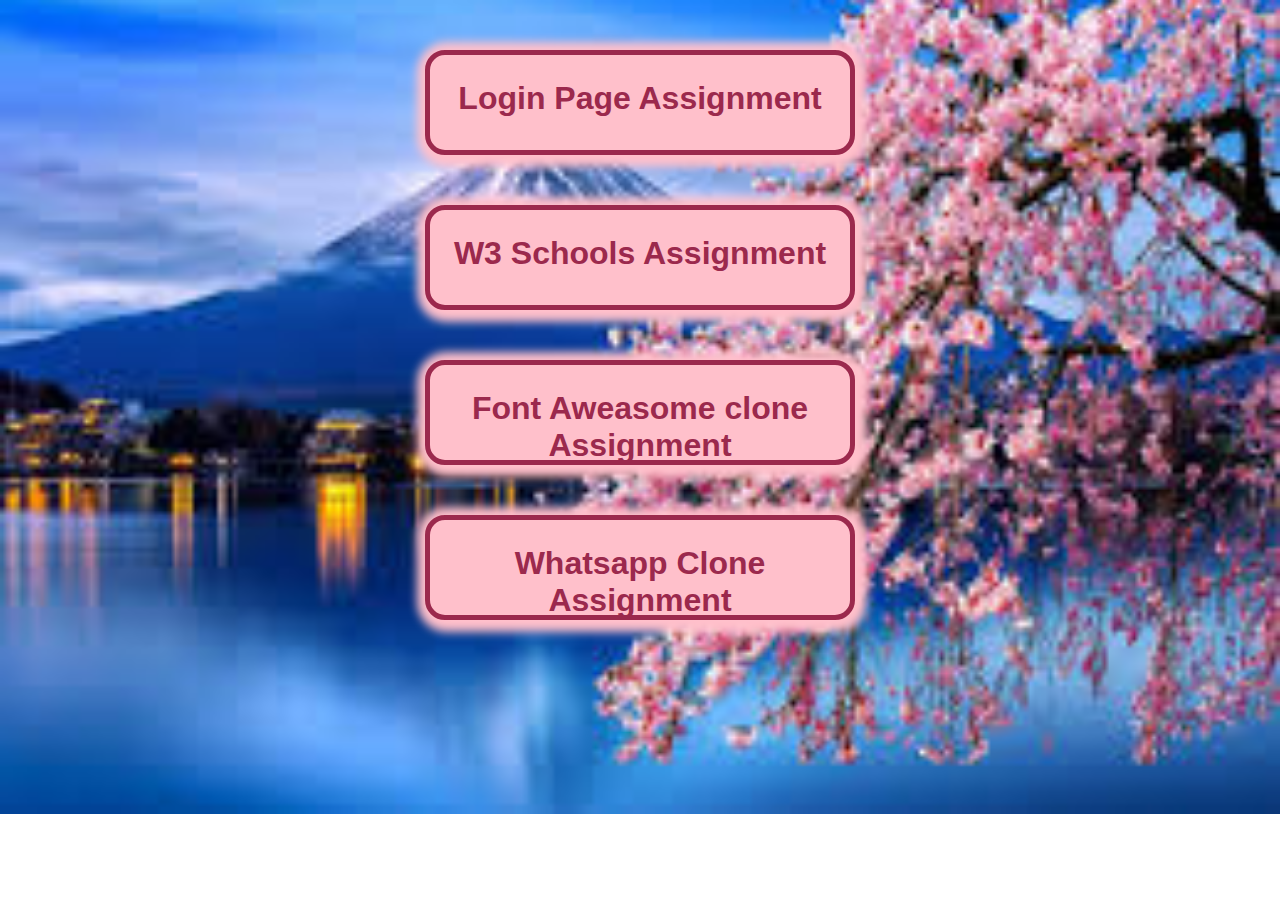
<file: index.html>
<!DOCTYPE html>
<html lang="en">
<head>
    <meta charset="UTF-8">
    <meta name="viewport" content="width=device-width, initial-scale=1.0">
    <title>CLASS 20 TASKS</title>
    <link rel="shortcut icon" href="images/logo.png" type="image/x-icon">
    <link rel="stylesheet" href="style.css">
</head>
<body>
    <a href="login assignment/index.html"><h1>Login Page Assignment</h1></a>
    <a href="w3 schools clone/index.html"><h1>W3 Schools Assignment</h1></a>
    <a href="font awesome clone/index.html"><h1>Font Aweasome clone Assignment</h1></a>
    <a href="whatsapp clone/index.html"><h1>Whatsapp Clone Assignment</h1></a>
    
</body>
</html>
</file>
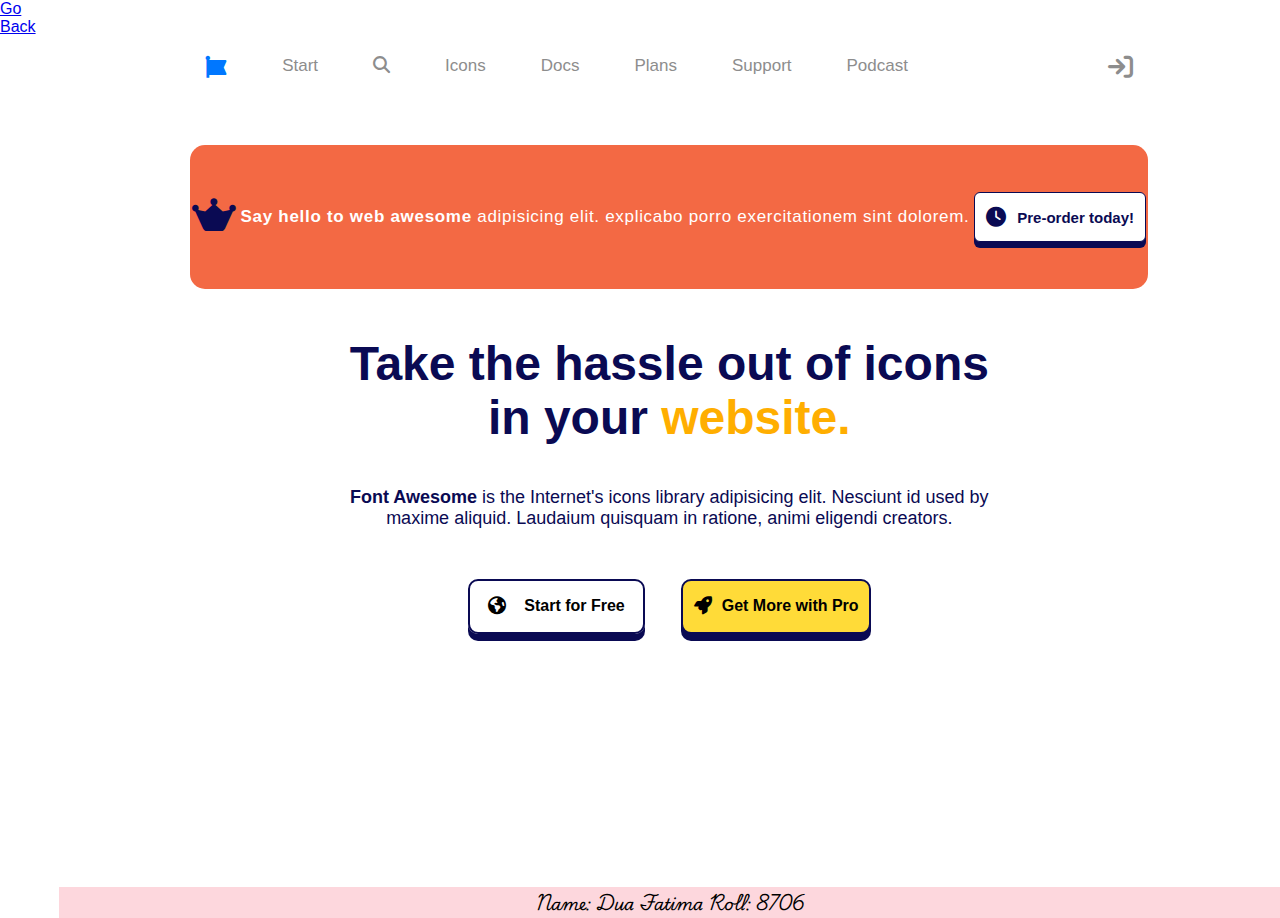
<file: font awesome clone/index.html>
<!DOCTYPE html>
<html lang="en">
  <head>
    <link rel="icon" href="fonawesome.png" />
    <meta charset="UTF-8" />
    <meta name="viewport" content="width=device-width, initial-scale=1.0" />
    <title>Font Awesome</title>
    <link
      rel="stylesheet"
      href="https://cdnjs.cloudflare.com/ajax/libs/font-awesome/6.5.2/css/all.min.css"/>
      <link rel="preconnect" href="https://fonts.googleapis.com">
<link rel="preconnect" href="https://fonts.gstatic.com" crossorigin>
<link href="https://fonts.googleapis.com/css2?family=Dancing+Script:wght@400..700&family=EB+Garamond:ital,wght@0,400..800;1,400..800&family=Playwrite+CA:wght@100..400&display=swap" rel="stylesheet">
<link rel="shortcut icon" href="img/images.png" type="image/x-icon">
<link rel="stylesheet" href="style.css">
</head>
  <body>
    <a href="../index1.html">Go Back</a>
    <div class="main">
      <nav>
        <ul>
          <li><i class="fa-solid fa-font-awesome flag"></i></li>
          <li>Start</li>
          <li><i class="fa-solid fa-magnifying-glass"></i></li>
          <li>Icons</li>
          <li>Docs</li>
          <li>Plans</li>
          <li>Support</li>
          <li>Podcast</li>
        </ul>
        <div class="logo">
          <i class="fa-solid fa-arrow-right-to-bracket"></i>
        </div>
      </nav>

      <div class="box">
        <span class="king-logo"><i class="fa-brands fa-web-awesome"></i></span>
        <p>
          <b>Say hello to web awesome </b> adipisicing elit. explicabo porro
          exercitationem sint dolorem.
        </p>
        <div class="ord-btn">
          <i class="fa-solid fa-clock"></i>
          <p>Pre-order today!</p>
        </div>
      </div>

      <div class="content">
        <h1>
          Take the hassle out of icons <br />
          in your <span class="yello">website.</span>
        </h1>
        <p>
          <b> Font Awesome </b> is the Internet's icons library adipisicing
          elit. Nesciunt id used by <br />
          maxime aliquid. Laudaium quisquam in ratione, animi eligendi creators.
        </p>
        <div class="both">
          <div class="left">
            <i class="fa-solid fa-earth-americas"></i>
            <p>Start for Free</p>
          </div>
          <div class="right">
            <i class="fa-solid fa-rocket"></i>
            <p>Get More with Pro</p>
          </div>
        </div>
      </div>
    <br>
    <center>
    <nav>
        <div class="footer">
            Name: Dua Fatima 
            Roll: 8706
        </div>

    </nav>

    </div>
    <br>

  </body>
</html>
</file>
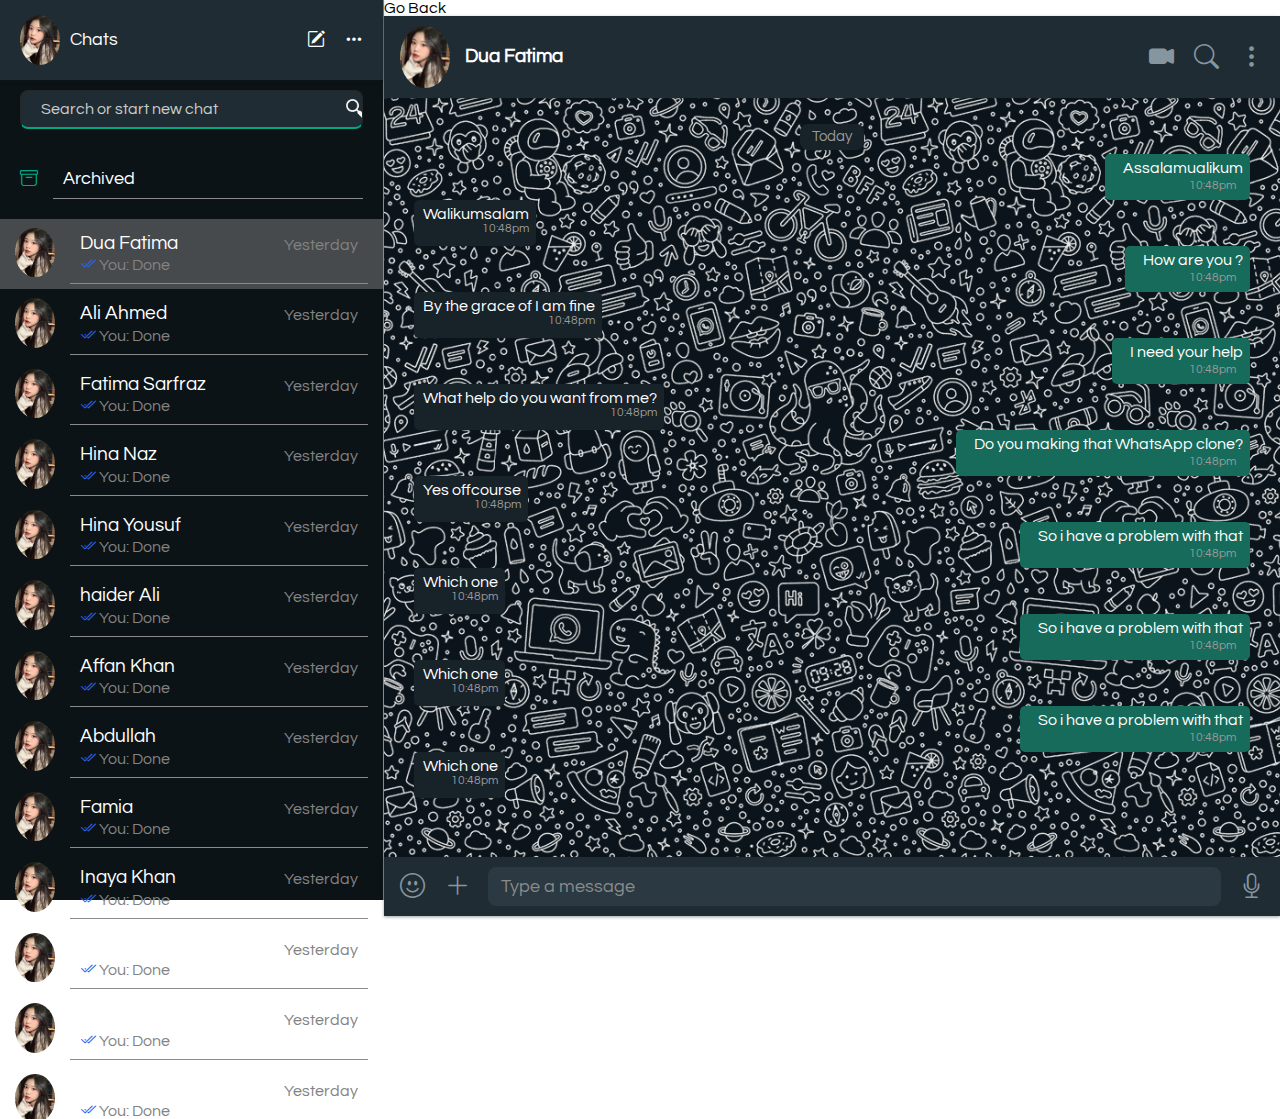
<file: whatsapp clone/index.html>
<!DOCTYPE html>
<html>
  <head>
    <meta charset="utf-8" />
    <meta http-equiv="X-UA-Compatible" content="IE=edge" />
    <title>WhatsApp</title>
    <meta name="viewport" content="width=device-width, initial-scale=1" />
    <link rel="stylesheet" type="text/css" media="screen" href="style.css" />
    <!-- BootStrap icon -->
    <link
      rel="stylesheet"
      href="https://cdn.jsdelivr.net/npm/bootstrap-icons@1.11.3/font/bootstrap-icons.min.css"
    />

    <!-- Favicon -->
    <link rel="shortcut icon" href="img/favicon.png" type="image/x-icon" />
  </head>
  <body>
    <a href="../index.html">Go Back</a>
    <aside class="left-bar">
      <div class="left-side-header">
        <div class="side-image">
          <img src="img/images.jpg" alt="Avatar" />
          <span class="side-header-content">Chats</span>
        </div>
        <div class="head-icons">
          <i class="bi bi-pencil-square"></i>
          <i class="bi bi-three-dots"></i>
        </div>
      </div>
      <div class="search-bar">
        <input type="search" placeholder="Search or start new chat" />
      </div>
      <div class="archive">
        <i class="bi bi-archive arcive-icon"></i>
        <span>Archived</span>
      </div>
      <div class="chat-parent">
        <div class="chats active">
          <div class="chat-img">
            <img src="img/images.jpg" alt="Avatar" />
          </div>
          <div class="chat-detail">
            <div class="chat-heading">
              <h3>Dua Fatima</h3>
              <p>Yesterday</p>
            </div>
            <span><i class="bi bi-check2-all"></i> You: Done</span>
          </div>
        </div>
        <div class="chats">
          <div class="chat-img">
            <img src="img/images.jpg" alt="Avatar" />
          </div>
          <div class="chat-detail">
            <div class="chat-heading">
              <h3>Ali Ahmed</h3>
              <p>Yesterday</p>
            </div>
            <span><i class="bi bi-check2-all"></i> You: Done</span>
          </div>
        </div>
        <div class="chats">
          <div class="chat-img">
            <img src="img/images.jpg" alt="Avatar" />
          </div>
          <div class="chat-detail">
            <div class="chat-heading">
              <h3>Fatima Sarfraz</h3>
              <p>Yesterday</p>
            </div>
            <span><i class="bi bi-check2-all"></i> You: Done</span>
          </div>
        </div>
        <div class="chats">
          <div class="chat-img">
            <img src="img/images.jpg" alt="Avatar" />
          </div>
          <div class="chat-detail">
            <div class="chat-heading">
              <h3>Hina Naz</h3>
              <p>Yesterday</p>
            </div>
            <span><i class="bi bi-check2-all"></i> You: Done</span>
          </div>
        </div>
        <div class="chats">
          <div class="chat-img">
            <img src="img/images.jpg" alt="Avatar" />
          </div>
          <div class="chat-detail">
            <div class="chat-heading">
              <h3>Hina Yousuf</h3>
              <p>Yesterday</p>
            </div>
            <span><i class="bi bi-check2-all"></i> You: Done</span>
          </div>
        </div>
        <div class="chats">
          <div class="chat-img">
            <img src="img/images.jpg" alt="Avatar" />
          </div>
          <div class="chat-detail">
            <div class="chat-heading">
              <h3>haider Ali</h3>
              <p>Yesterday</p>
            </div>
            <span><i class="bi bi-check2-all"></i> You: Done</span>
          </div>
        </div>
        <div class="chats">
          <div class="chat-img">
            <img src="img/images.jpg" alt="Avatar" />
          </div>
          <div class="chat-detail">
            <div class="chat-heading">
              <h3>Affan Khan</h3>
              <p>Yesterday</p>
            </div>
            <span><i class="bi bi-check2-all"></i> You: Done</span>
          </div>
        </div>
        <div class="chats">
          <div class="chat-img">
            <img src="img/images.jpg" alt="Avatar" />
          </div>
          <div class="chat-detail">
            <div class="chat-heading">
              <h3>Abdullah</h3>
              <p>Yesterday</p>
            </div>
            <span><i class="bi bi-check2-all"></i> You: Done</span>
          </div>
        </div>
        <div class="chats">
          <div class="chat-img">
            <img src="img/images.jpg" alt="Avatar" />
          </div>
          <div class="chat-detail">
            <div class="chat-heading">
              <h3>Famia</h3>
              <p>Yesterday</p>
            </div>
            <span><i class="bi bi-check2-all"></i> You: Done</span>
          </div>
        </div>
        <div class="chats">
          <div class="chat-img">
            <img src="img/images.jpg" alt="Avatar" />
          </div>
          <div class="chat-detail">
            <div class="chat-heading">
              <h3>Inaya Khan</h3>
              <p>Yesterday</p>
            </div>
            <span><i class="bi bi-check2-all"></i> You: Done</span>
          </div>
        </div>
        <div class="chats">
          <div class="chat-img">
            <img src="img/images.jpg" alt="Avatar" />
          </div>
          <div class="chat-detail">
            <div class="chat-heading">
              <h3>Fahad Khan</h3>
              <p>Yesterday</p>
            </div>
            <span><i class="bi bi-check2-all"></i> You: Done</span>
          </div>
        </div>
        <div class="chats">
          <div class="chat-img">
            <img src="img/images.jpg" alt="Avatar" />
          </div>
          <div class="chat-detail">
            <div class="chat-heading">
              <h3>M. Shayan</h3>
              <p>Yesterday</p>
            </div>
            <span><i class="bi bi-check2-all"></i> You: Done</span>
          </div>
        </div>
        <div class="chats">
          <div class="chat-img">
            <img src="img/images.jpg" alt="Avatar" />
          </div>
          <div class="chat-detail">
            <div class="chat-heading">
              <h3>M. Umer                                          </h3>
              <p>Yesterday</p>
            </div>
            <span><i class="bi bi-check2-all"></i> You: Done</span>
          </div>
        </div>
        <div class="chats">
          <div class="chat-img">
            <img src="img/images.jpg" alt="Avatar" />
          </div>
          <div class="chat-detail">
            <div class="chat-heading">
              <h3>Abeeh</h3>
              <p>Yesterday</p>
            </div>
            <span><i class="bi bi-check2-all"></i> You: Done</span>
          </div>
        </div>
        <div class="chats">
          <div class="chat-img">
            <img src="img/images.jpg" alt="Avatar" />
          </div>
          <div class="chat-detail">
            <div class="chat-heading">
              <h3>Arshan</h3>
              <p>Yesterday</p>
            </div>
            <span><i class="bi bi-check2-all"></i> You: Done</span>
          </div>
        </div>
        <div class="chats">
          <div class="chat-img">
            <img src="img/images.jpg" alt="Avatar" />
          </div>
          <div class="chat-detail">
            <div class="chat-heading">
              <h3>Ahemd Shah</h3>
              <p>Yesterday</p>
            </div>
            <span><i class="bi bi-check2-all"></i> You: Done</span>
          </div>
        </div>
        <div class="chats">
          <div class="chat-img">
            <img src="img/images.jpg" alt="Avatar" />
          </div>
          <div class="chat-detail">
            <div class="chat-heading">
              <h3>Sofaia</h3>
              <p>Yesterday</p>
            </div>
            <span><i class="bi bi-check2-all"></i> You: Done</span>
          </div>
        </div>
        <div class="chats">
          <div class="chat-img">
            <img src="img/images.jpg" alt="Avatar" />
          </div>
          <div class="chat-detail">
            <div class="chat-heading">
              <h3>Busraha</h3>
              <p>Yesterday</p>
            </div>
            <span><i class="bi bi-check2-all"></i> You: Done</span>
          </div>
        </div>
        <div class="chats">
          <div class="chat-img">
            <img src="img/images.jpg" alt="Avatar" />
          </div>
          <div class="chat-detail">
            <div class="chat-heading">
              <h3>Nome Shah</h3>
              <p>Yesterday</p>
            </div>
            <span><i class="bi bi-check2-all"></i> You: Done</span>
          </div>
        </div>
        <div class="chats">
          <div class="chat-img">
            <img src="img/images.jpg" alt="Avatar" />
          </div>
          <div class="chat-detail">
            <div class="chat-heading">
              <h3>Shazaed</h3>
              <p>Yesterday</p>
            </div>
            <span><i class="bi bi-check2-all"></i> You: Done</span>
          </div>
        </div>
        <div class="chats">
          <div class="chat-img">
            <img src="img/images.jpg" alt="Avatar" />
          </div>
          <div class="chat-detail">
            <div class="chat-heading">
              <h3>Bisma</h3>
              <p>Yesterday</p>
            </div>
            <span><i class="bi bi-check2-all"></i> You: Done</span>
          </div>
        </div>
        <div class="chats">
          <div class="chat-img">
            <img src="img/images.jpg" alt="Avatar" />
          </div>
          <div class="chat-detail">
            <div class="chat-heading">
              <h3>Muneeb</h3>
              <p>Yesterday</p>
            </div>
            <span><i class="bi bi-check2-all"></i> You: Done</span>
          </div>
        </div>
        <div class="chats">
          <div class="chat-img">
            <img src="img/images.jpg" alt="Avatar" />
          </div>
          <div class="chat-detail">
            <div class="chat-heading">
              <h3>Saad</h3>
              <p>Yesterday</p>
            </div>
            <span><i class="bi bi-check2-all"></i> You: Done</span>
          </div>
        </div>
        <div class="chats">
          <div class="chat-img">
            <img src="img/images.jpg" alt="Avatar" />
          </div>
          <div class="chat-detail">
            <div class="chat-heading">
              <h3>Aroob</h3>
              <p>Yesterday</p>
            </div>
            <span><i class="bi bi-check2-all"></i> You: Done</span>
          </div>
        </div>
        <div class="chats">
          <div class="chat-img">
            <img src="img/images.jpg" alt="Avatar" />
          </div>
          <div class="chat-detail">
            <div class="chat-heading">
              <h3>Ayseha</h3>
              <p>Yesterday</p>
            </div>
            <span><i class="bi bi-check2-all"></i> You: Done</span>
          </div>
        </div>
      </div>
    </aside>
    <aside class="right-bar">
      <div class="container">
        <div class="container-header">
          <div class="profile">
            <img src="img/images.jpg" alt="Avatar" />
            <h3>Dua Fatima</h3>
          </div>
          <div class="right-side-icons">
            <i class="bi bi-camera-video-fill"></i>
            <i class="bi bi-search"></i>
            <i class="bi bi-three-dots-vertical"></i>
          </div>
        </div>
        <div class="chat">
          <div class="chating">
            <div class="day">
              <span>Today</span>
            </div>
            <div class="messages">
              <div class="right-side-message">
                <span class="background-send">
                  <span class="send"
                    >Assalamualikum <br />
                    <span class="time-send">10:48pm</span>
                  </span>
                </span>
              </div>
              <div class="left-side-message">
                <span class="background-recive">
                  <span class="recive"
                    >Walikumsalam <br />
                    <p class="time-recive">10:48pm</p>
                  </span>
                </span>
              </div>
              <div class="right-side-message">
                <span class="background-send">
                  <span class="send"
                    >How are you ? <br />
                    <span class="time-send">10:48pm</span>
                  </span>
                </span>
              </div>
              <div class="left-side-message">
                <span class="background-recive">
                  <span class="recive"
                    >By the grace of I am fine <br />
                    <p class="time-recive">10:48pm</p>
                  </span>
                </span>
              </div>
              <div class="right-side-message">
                <span class="background-send">
                  <span class="send"
                    >I need your help <br />
                    <span class="time-send">10:48pm</span>
                  </span>
                </span>
              </div>
              <div class="left-side-message">
                <span class="background-recive">
                  <span class="recive"
                    >What help do you want from me? <br />
                    <p class="time-recive">10:48pm</p>
                  </span>
                </span>
              </div>
              <div class="right-side-message">
                <span class="background-send">
                  <span class="send">
                    Do you making that WhatsApp clone?<br />
                    <span class="time-send">10:48pm</span>
                  </span>
                </span>
              </div>
              <div class="left-side-message">
                <span class="background-recive">
                  <span class="recive"
                    >Yes offcourse<br />
                    <p class="time-recive">10:48pm</p>
                  </span>
                </span>
              </div>
              <div class="right-side-message">
                <span class="background-send">
                  <span class="send"
                    >So i have a problem with that<br />
                    <span class="time-send">10:48pm</span>
                  </span>
                </span>
              </div>
              <div class="left-side-message">
                <span class="background-recive">
                  <span class="recive"
                    >Which one<br />
                    <p class="time-recive">10:48pm</p>
                  </span>
                </span>
              </div>
              <div class="right-side-message">
                <span class="background-send">
                  <span class="send"
                    >So i have a problem with that<br />
                    <span class="time-send">10:48pm</span>
                  </span>
                </span>
              </div>
              <div class="left-side-message">
                <span class="background-recive">
                  <span class="recive"
                    >Which one<br />
                    <p class="time-recive">10:48pm</p>
                  </span>
                </span>
              </div>
              <div class="right-side-message">
                <span class="background-send">
                  <span class="send"
                    >So i have a problem with that<br />
                    <span class="time-send">10:48pm</span>
                  </span>
                </span>
              </div>
              <div class="left-side-message">
                <span class="background-recive">
                  <span class="recive"
                    >Which one<br />
                    <p class="time-recive">10:48pm</p>
                  </span>
                </span>
              </div>
            </div>
          </div>
        </div>
        <div class="container-bottom">
          <div class="plus-emoji">
            <i class="bi bi-emoji-smile"></i>
            <i class="bi bi-plus-lg"></i>
          </div>
          <div class="typing">
            <input type="text" placeholder="Type a message" />
          </div>
          <div class="mic">
            <i class="bi bi-mic fill"></i>
          </div>
        </div>
      </div>
    </aside>
  </body>
</html>
</file>
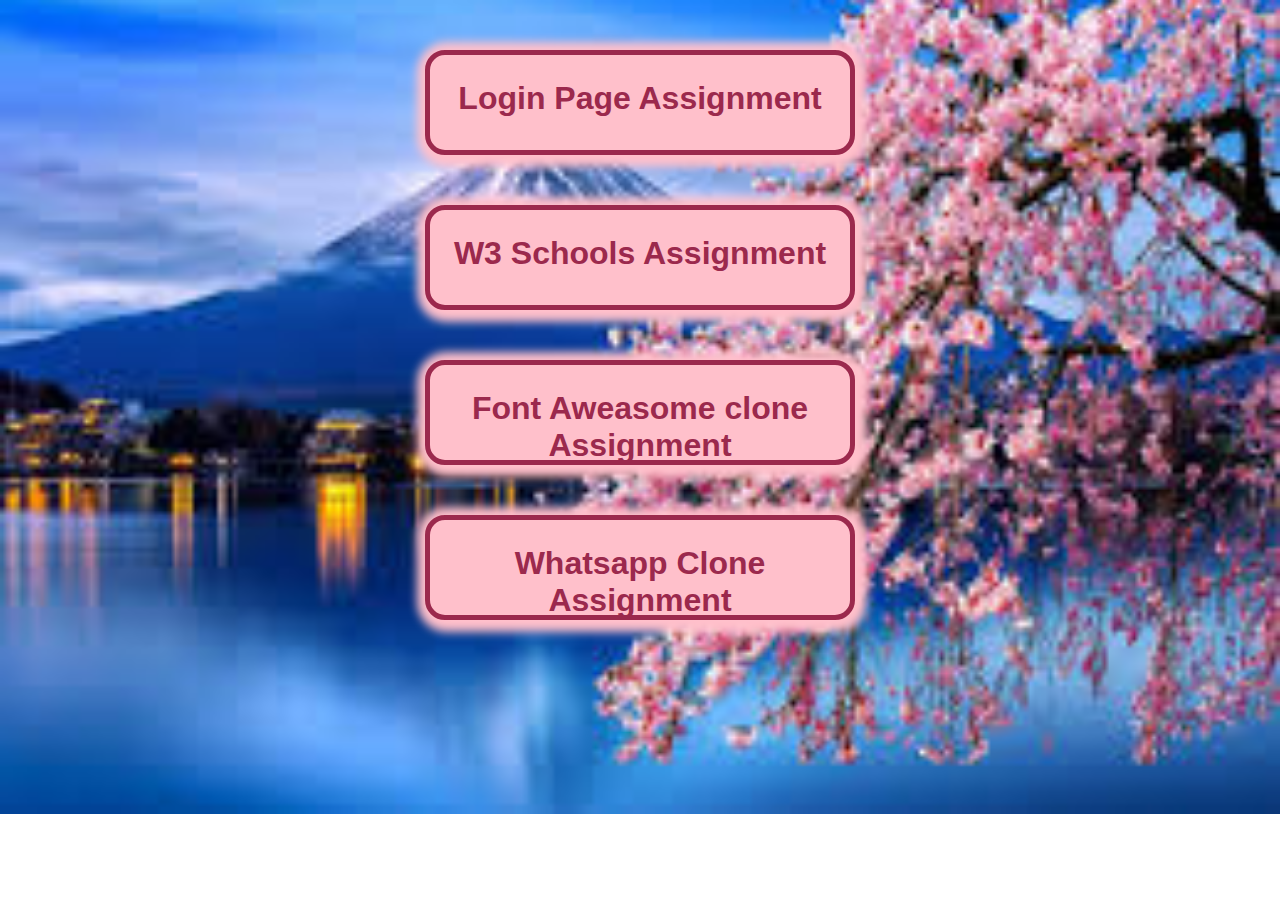
<file: index1.html>
<!DOCTYPE html>
<html lang="en">
<head>
    <meta charset="UTF-8">
    <meta name="viewport" content="width=device-width, initial-scale=1.0">
    <title>CLASS 20 TASKS</title>
    <link rel="shortcut icon" href="images/logo.png" type="image/x-icon">
    <link rel="stylesheet" href="style1.css">
</head>
<body>
    <a href="login assignment/index.html"><h1>Login Page Assignment</h1></a>
    <a href="w3 schools clone/index.html"><h1>W3 Schools Assignment</h1></a>
    <a href="font awesome clone/index.html"><h1>Font Aweasome clone Assignment</h1></a>
    <a href="whatsapp clone/index.html"><h1>Whatsapp Clone Assignment</h1></a>
    
</body>
</html>
</file>
<file: style.css>
*{
    font-family: Arial, Helvetica, sans-serif;
}
h1{
    border: 2px solid;
    margin: 50px auto;
    width: 420px;
    text-align: center;
    border-radius: 20px;
    height: 70px;
    padding-top: 25px;
    background-color: pink;
    color: #9B294D;
    border: 5px solid #9B294D;
    box-shadow: 2px 2px 10px 10px pink;
}

body{
    background-image: url([data-uri]);
    background-position: center;
    background-repeat: no-repeat;
    background-size: cover;
}
h1:hover{
    cursor:pointer;
    background-color: #88a0eb;
    color: #4493d9;
    border: 5px solid #241b55;
    box-shadow: 2px 2px 10px 10px #8875f0;
}
a{
    text-decoration: none;
    color: #6dcf77;
}
</file>
<file: font awesome clone/style.css>
.footer{
    font-family: "Playwrite CA", cursive;
    background-color: rgba(247, 99, 124, 0.26);
    align-items: center;
    font-language-override: normal;
}
.footer:hover{
    box-shadow: 0 17px 15px pink, 0 18px 16px rgb(252, 20, 59);
background-color: rgb(226, 129, 129);

}
* {
margin: 0;
padding: 0;
box-sizing: border-box;
font-family: sans-serif;
background-image: url(https://fontawesome.com/images/pro-upgrade-bg.svg);
background: no-repeat;
}

body {
display: flex;
}

.main {
height: 100vh;
width: 100%;
}

.main > nav {
display: flex;
width: 85%;
height: 15vh;
margin: 0 auto;
justify-content: space-between;
align-items: center;
}

.main > nav > ul {
display: flex;
}

.main > nav > ul > li {
list-style: none;
font-size: 17px;
cursor: pointer;
margin-left: 55px;
color: #8d8d8d;
}

.main > nav > ul > li:hover {
color: rgb(0, 119, 255);
}

.main > nav > .logo {
font-size: 25px;
color: #8d8d8d;
margin-right: 55px;
cursor: pointer;
}

.main > nav > .logo:hover {
color: rgb(0, 119, 255);
}

.flag {
color: rgb(0, 119, 255);
font-size: 22px;
}

.flag:hover {
color: rgb(255, 179, 16);
}

.box {
width: calc(85% - 80px);
height: 16vh;
background-color: #f36944;
margin: 10px auto;
display: flex;
align-items: center;
justify-content: space-around;
color: #fff;
border-radius: 15px;
flex-wrap: wrap;
}

.box > .ord-btn {
width: 18%;
height: 50px;
background-color: #fff;
color: rgb(10, 10, 83);
display: flex;
font-size: 15px;
border-radius: 6px;
align-items: center;
justify-content: space-evenly;
cursor: pointer;
font-weight: bold;
box-shadow: 0px 6px 0px rgb(10, 10, 83);
border: 1px solid rgb(10, 10, 83);
}

.box > .ord-btn:hover {
background-color: #b8b8b8;
}

.box > .ord-btn > .fa-clock {
font-size: 20px;
}

.box > .king-logo {
font-size: 35px;
color: rgb(10, 10, 83);
}

.box > p {
font-size: 17px;
letter-spacing: 0.7px;
}

.content {
width: 60%;
min-height: 60vh;
margin: 20px auto;
text-align: center;
}

.content > h1 {
font-size: 48px;
font-family: cursive, Verdana, Geneva, Tahoma, sans-serif;
color: rgb(10, 10, 83);
line-height: 54px;
padding-top: 28px;
}

.content > h1 > .yello {
color: rgb(255, 174, 0);
}

.content > p {
font-size: 18px;
font-family: "Trebuchet MS", sans-serif;
color: rgb(10, 10, 83);
margin: 42px 0;
}

.content > .both {
display: flex;
width: 55%;
height: 70px;
justify-content: space-between;
align-items: center;
margin: 0 auto;
font-size: 16px;
font-weight: bold;
}

.content > .both > .left {
width: 44%;
height: 55px;
display: flex;
align-items: center;
justify-content: space-evenly;
border-radius: 10px;
border: 2px solid rgb(10, 10, 83);
box-shadow: 0px 7px 0px rgb(10, 10, 83);
cursor: pointer;
}

.content > .both > .right {
width: 47%;
height: 55px;
background-color: rgb(255, 219, 56);
display: flex;
align-items: center;
justify-content: space-evenly;
border-radius: 10px;
border: 2px solid rgb(10, 10, 83);
box-shadow: 0px 7px 0px rgb(10, 10, 83);
cursor: pointer;
}

.content > .both > .right:hover {
background-color: rgb(255, 179, 16);
}

.content > .both > .left:hover {
background-color: #b8b8b8;
}

.fa-earth-americas,
.fa-rocket {
font-size: 18px;
}
.name{
font-family: "Playwrite CA", cursive;
background-color: rgb(68, 205, 230);
}
.name:hover{
box-shadow: 0 17px 10px palegreen, 0 17px 10px rgb(2, 252, 2);
background-color: rgb(39, 236, 236);
}
</file>
<file: whatsapp clone/style.css>
@import url("https://fonts.googleapis.com/css2?family=Questrial&display=swap");

* {
  margin: 0;
  padding: 0;
  box-sizing: border-box;
  font-family: "Questrial", sans-serif;
  color: #fff;
}

a{
    color: #000;
}

body {
  overflow: hidden;
}

/* Reuseable */
a {
  text-decoration: none;
}

i:hover {
  cursor: pointer;
}

/* Left Side */
.left-bar {
  width: 30vw;
  height: 100vh;
  background-color: #0c1317;
  float: left;
  border-right: 1px solid #8b8b8b;
}

.left-side-header {
  display: flex;
  align-items: center;
  justify-content: space-between;
  padding: 15px 20px;
  box-shadow: 0 1px 3px rgba(11, 20, 26, .4);
  background-color: #202c33;
}

.side-image {
  display: flex;
  align-items: center;
  gap: 10px;
}

.side-image span {
  color: #fff;
  font-size: 18px;
}

.side-image img {
  width: 40px;
  border-radius: 50%;
}

.side-image img:hover {
  cursor: pointer;
}

.head-icons {
  display: flex;
  gap: 20px;
}

.head-icons i {
  color: #fff;
  font-size: 18px;
}

.head-icons i:hover {
  cursor: pointer;
}

.search-bar {
  padding: 10px 20px;
}

.search-bar input {
  width: 100%;
  padding: 10px 20px;
  background: url(img/search-icon.png) no-repeat;
  background-size: 20px;
  background-position: right;
  background-position-x: 325px;
  border: 1px solid #252627;
  outline: none;
  color: #fff;
  font-size: 16px;
  border-radius: 8px;
  background-color: #202c33;
  transition: all 0.3s;
  border-bottom: 2px solid #00a884;
}

.search-bar input::placeholder {
  color: #ccc;
}

.archive {
  padding: 20px;
  display: flex;
  align-items: center;
  gap: 15px;
  font-size: 18px;
}

.archive:hover {
  cursor: pointer;
}

.archive span {
  border-bottom: 1px solid #8b8b8b;
  width: 100%;
  padding: 10px;
}

.archive i {
  color: #00a884;
}

.chat-parent {
  overflow: scroll;
  height: 100%;
}

.chat-parent::-webkit-scrollbar {
  width: 6px;
}

.chat-parent::-webkit-scrollbar-track {
  /* box-shadow: 2px 3px 5px #777; */
  border-radius: 5px;
  cursor: pointer;
}

.chat-parent::-webkit-scrollbar-thumb {
  background-color: rgba(60, 63, 65, 0.39);
  border-radius: 10px;
}

.chats {
  display: flex;
  align-items: center;
  gap: 15px;
  padding: 5px 15px;
  /* overflow: scroll; */
}

.chats:hover {
  background-color: #8383837e;
  cursor: pointer;
}

.active {
  background-color: #8383837e;
} 

.chat-img img {
  width: 40px;
  border-radius: 50%;
}

.chat-heading {
  display: flex;
  align-items: center;
  /* gap: 100px; */
  justify-content: space-between;
}

.chat-heading p {
  color: #838383;
}

.chat-heading h3 {
  margin-bottom: 3.5px;
  font-weight: lighter;
}

.chat-detail {
  border-bottom: 0.2px solid #8b8b8b;
  padding: 10px;
  width: 100%;
}

.chat-detail span {
  color: #838383;
}

.chat-detail span i {
  color: #2965f1;
}

/* Right Side */
.right-bar  {
  background-color: #0b141a;
  height: 100vh;
  width: 70vw;
  position: relative;
  float: right;
}

.container {
  background-image: url(img/background-whatsap.png);
  background-size: contain;
  background-attachment: fixed;
  height: 100vh;
}

.container-header {
  display: flex;
  align-items: center;
  justify-content: space-between;
  box-shadow: 0 1px 3px rgba(11, 20, 26, .4);
  background-color: #202c33;
  padding: 10px 16px;
}

.profile {
  display: flex;
  align-items: center;
  gap: 15px;
}

.profile img{ 
  width: 50px;
  border-radius: 50%;
}

.chat {
  padding: 30px 30px 60px 30px;
  overflow-y: scroll;
  height: 85%;
}

.chat::-webkit-scrollbar {
  width: 6px;
}

.chat::-webkit-scrollbar-track {
  /* box-shadow: 2px 3px 5px #777; */
  border-radius: 5px;
  cursor: pointer;
}

.chat::-webkit-scrollbar-thumb {
  background-color: rgb(60, 63, 65);
  border-radius: 10px;
}

.day{
  text-align: center;
  margin-bottom: 10px;
}

.day span {
  color: #9b9a9a;
  background-color: #182229;
  font-size: 15px;
  border-radius: 7.5px;
  padding: 5px 12px 6px;
  box-shadow: 0 1px 0.5px rgba(11, 20, 26, .13);
}

.messages {
  display: flex;
  flex-direction: column;
}

.send,
.recive {
  padding: 6px 7px 8px 9px;
  /* display: inline-block; */
  /* width: fit-content; */
}

.background-recive {
  padding: 6px 7px 8px 0px;
  box-shadow: 0 1px 0.5px rgba(11, 20, 26, .13);
  background-color: #182229;
  display: inline-block;
  border-radius: 5px;
}

.background-recive p {
  margin-bottom: -13px;
}

.background-send {
  padding: 6px 7px 8px 9px;
  background-color: #176b5b;
  display: inline-block;
  border-radius: 5px;
}

.right-side-message {
  text-align: right;
}

.send .time-send {
  text-align: left;
  color: #9b9a9a;
  font-size: 12px;
}

.recive .time-recive {
  text-align: right;
  font-size: 12px;
  color: #9b9a9a;
}

.container-bottom {
  display: flex;
  align-items: center;
  gap: 10px;
  box-shadow: 0 1px 3px rgba(11, 20, 26, .4);
  background-color: #202c33;
  padding: 5px 16px;
  position: absolute;
  width: 100%;
  bottom: 0;
}

.typing {
  flex-grow: 2;
  margin: 5px 8px;
}

.typing input {
  border: 1px solid #2a3942;
  background-color: #2a3942;
  width: 100%;
  padding: 9px 12px;
  font-size: 18px;
  border-radius: 8px;
  outline: none;
}

.typing input::placeholder {
  color: #8b8b8b;
}

.plus-emoji {
  display: flex;
  align-items: center;
  gap: 20px;
}

.container i {
  color: #8696a0;
  font-size: 25px;
}

.right-side-icons {
  display: flex;
  align-items: center;
  gap: 20px;
}
</file>
<file: style1.css>
*{
    font-family: Arial, Helvetica, sans-serif;
}
h1{
    border: 2px solid;
    margin: 50px auto;
    width: 420px;
    text-align: center;
    border-radius: 20px;
    height: 70px;
    padding-top: 25px;
    background-color: pink;
    color: #9B294D;
    border: 5px solid #9B294D;
    box-shadow: 2px 2px 10px 10px pink;
}

body{
    background-image: url([data-uri]);
    background-position: center;
    background-repeat: no-repeat;
    background-size: cover;
}
h1:hover{
    cursor:pointer;
    background-color: #88a0eb;
    color: #4493d9;
    border: 5px solid #241b55;
    box-shadow: 2px 2px 10px 10px #8875f0;
}
a{
    text-decoration: none;
    color: #6dcf77;
}
</file>
